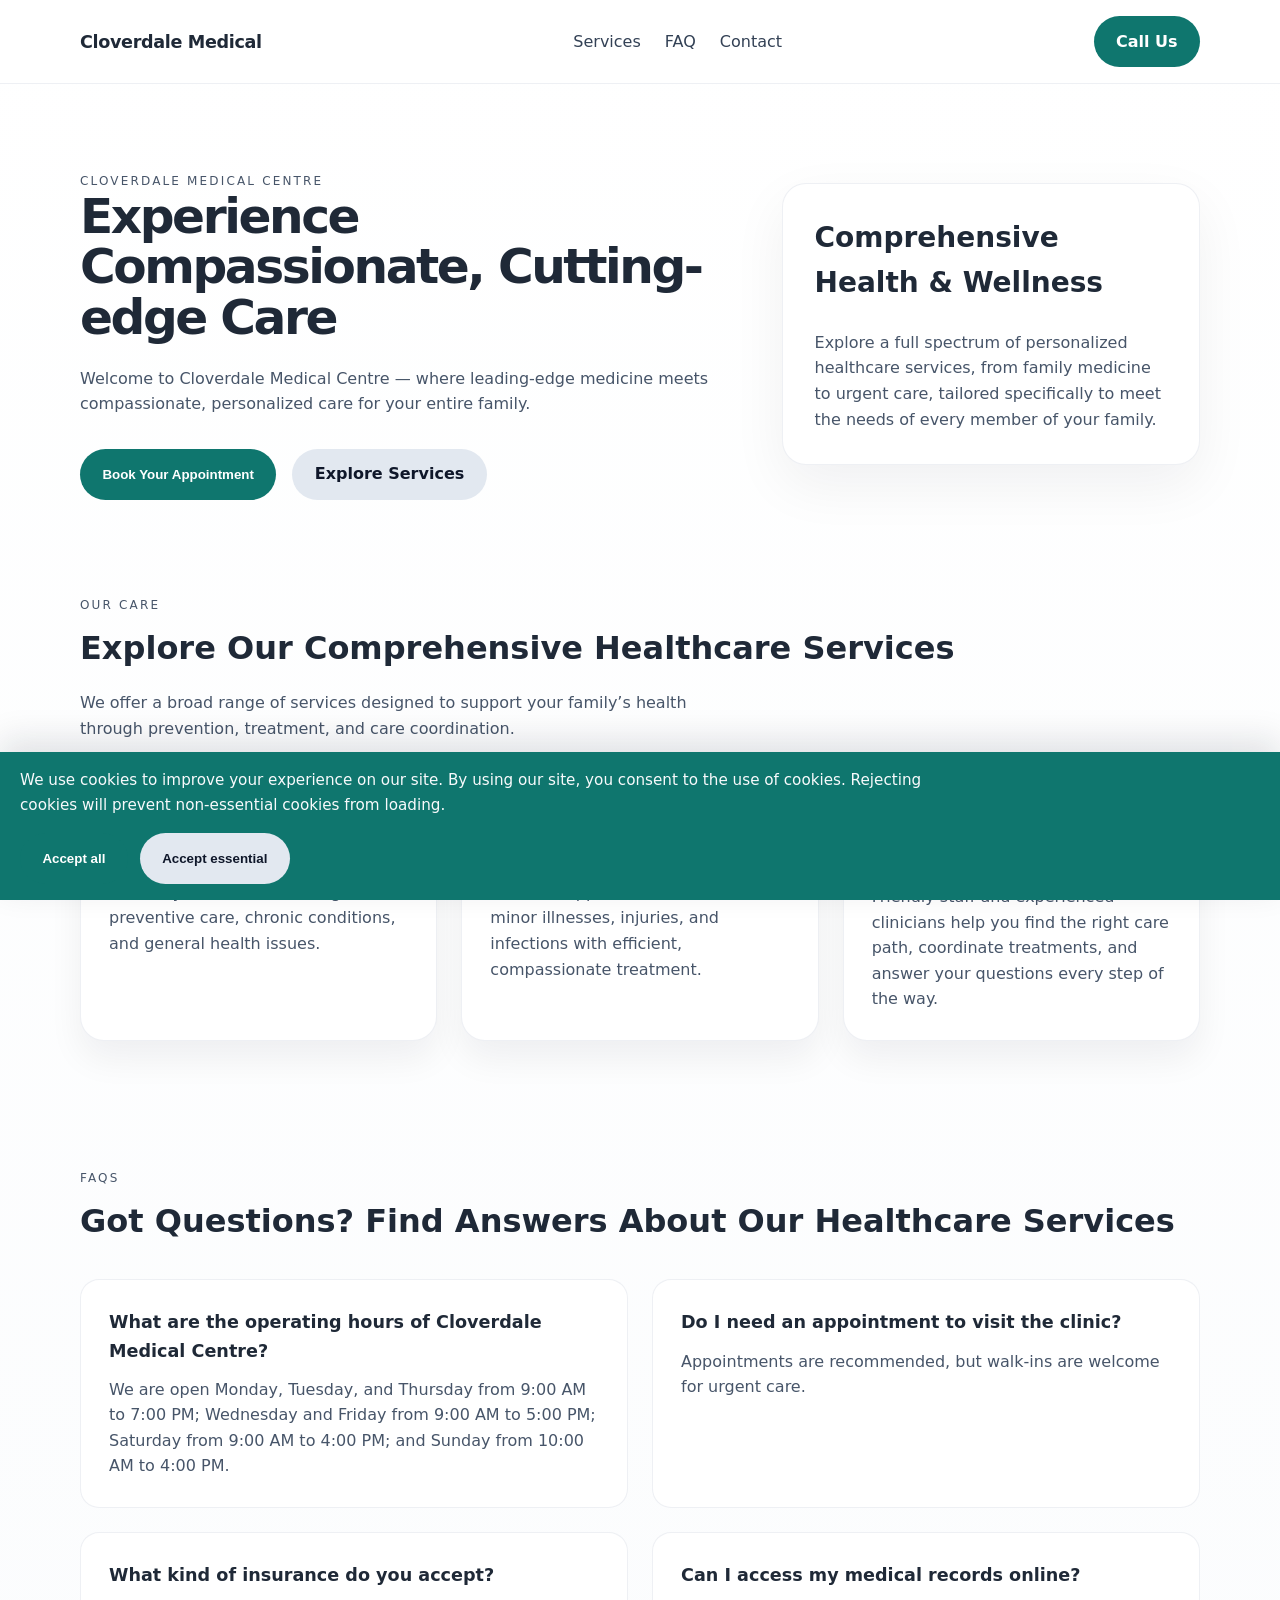
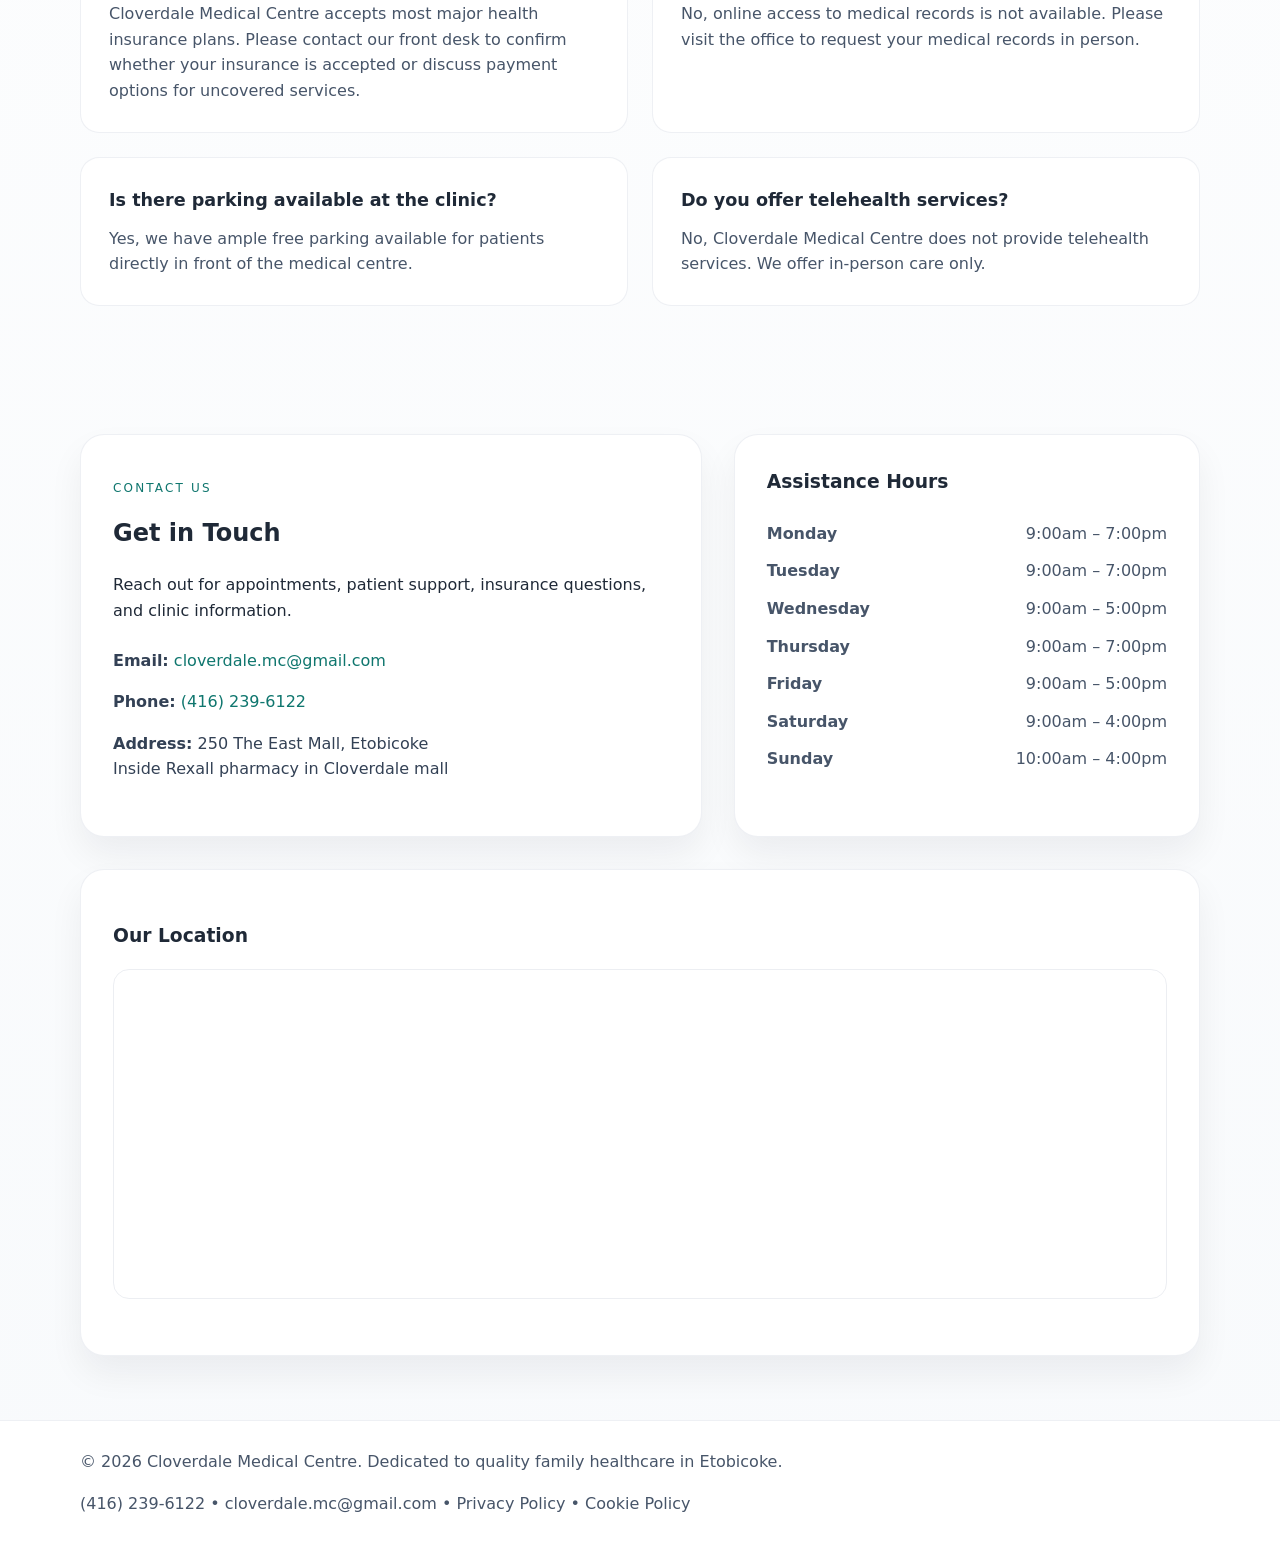
<file: index.html>
<!DOCTYPE html>
<html lang="en">
<head>
  <meta charset="UTF-8" />
  <meta name="viewport" content="width=device-width, initial-scale=1.0" />
  <title>Cloverdale Medical Centre</title>
  <meta name="description" content="Cloverdale Medical Centre delivers compassionate, personalized family healthcare with walk-in clinic services in Etobicoke." />
  <link rel="stylesheet" href="styles.css" />
</head>
<body>
  <header class="site-header">
    <div class="container header-inner">
      <a class="brand" href="#home">Cloverdale Medical</a>
      <nav class="site-nav" aria-label="Primary navigation">
        <a href="#services">Services</a>
        <a href="#faq">FAQ</a>
        <a href="#contact">Contact</a>
      </nav>
      <a class="button button-primary" href="tel:+14162396122">Call Us</a>
    </div>
  </header>

  <main>
    <section id="home" class="hero">
      <div class="container hero-content">
        <div>
          <p class="eyebrow">Cloverdale Medical Centre</p>
          <h1>Experience Compassionate, Cutting-edge Care</h1>
          <p>Welcome to Cloverdale Medical Centre — where leading-edge medicine meets compassionate, personalized care for your entire family.</p>
          <div class="hero-actions">
            <button class="button button-primary" id="book-appointment-button" type="button">Book Your Appointment</button>
            <a class="button button-secondary" href="#services">Explore Services</a>
          </div>
        </div>
        <div class="hero-panel">
          <div class="panel-card">
            <h2>Comprehensive Health & Wellness</h2>
            <p>Explore a full spectrum of personalized healthcare services, from family medicine to urgent care, tailored specifically to meet the needs of every member of your family.</p>
          </div>
        </div>
      </div>
    </section>

    <section id="services" class="section services-section">
      <div class="container">
        <div class="section-heading">
          <p class="eyebrow">Our Care</p>
          <h2>Explore Our Comprehensive Healthcare Services</h2>
          <p>We offer a broad range of services designed to support your family’s health through prevention, treatment, and care coordination.</p>
        </div>
        <div class="cards-grid">
          <article class="card">
            <h3>Family Medicine for All Ages</h3>
            <p>Comprehensive health services for all family members, focusing on preventive care, chronic conditions, and general health issues.</p>
          </article>
          <article class="card">
            <h3>Walk-In Clinic</h3>
            <p>Our Walk-In Clinic offers same-day care—no appointment needed—for minor illnesses, injuries, and infections with efficient, compassionate treatment.</p>
          </article>
          <article class="card">
            <h3>Personalized Patient Support</h3>
            <p>Friendly staff and experienced clinicians help you find the right care path, coordinate treatments, and answer your questions every step of the way.</p>
          </article>
        </div>
      </div>
    </section>

    <section id="faq" class="section faq-section">
      <div class="container">
        <div class="section-heading">
          <p class="eyebrow">FAQs</p>
          <h2>Got Questions? Find Answers About Our Healthcare Services</h2>
        </div>
        <div class="faq-grid">
          <div class="faq-item">
            <h3>What are the operating hours of Cloverdale Medical Centre?</h3>
            <p>We are open Monday, Tuesday, and Thursday from 9:00 AM to 7:00 PM; Wednesday and Friday from 9:00 AM to 5:00 PM; Saturday from 9:00 AM to 4:00 PM; and Sunday from 10:00 AM to 4:00 PM.</p>
          </div>
          <div class="faq-item">
            <h3>Do I need an appointment to visit the clinic?</h3>
            <p>Appointments are recommended, but walk-ins are welcome for urgent care.</p>
          </div>
          <div class="faq-item">
            <h3>What kind of insurance do you accept?</h3>
            <p>Cloverdale Medical Centre accepts most major health insurance plans. Please contact our front desk to confirm whether your insurance is accepted or discuss payment options for uncovered services.</p>
          </div>
          <div class="faq-item">
            <h3>Can I access my medical records online?</h3>
            <p>No, online access to medical records is not available. Please visit the office to request your medical records in person.</p>
          </div>
          <div class="faq-item">
            <h3>Is there parking available at the clinic?</h3>
            <p>Yes, we have ample free parking available for patients directly in front of the medical centre.</p>
          </div>
          <div class="faq-item">
            <h3>Do you offer telehealth services?</h3>
            <p>No, Cloverdale Medical Centre does not provide telehealth services. We offer in-person care only.</p>
          </div>
        </div>
      </div>
    </section>

    <section id="contact" class="section contact-section">
      <div class="container contact-inner">
        <div class="contact-card">
          <p class="eyebrow">Contact Us</p>
          <h2>Get in Touch</h2>
          <p>Reach out for appointments, patient support, insurance questions, and clinic information.</p>
          <ul class="contact-list">
            <li><strong>Email:</strong> <a href="mailto:cloverdale.mc@gmail.com">cloverdale.mc@gmail.com</a></li>
            <li><strong>Phone:</strong> <a href="tel:+14162396122">(416) 239-6122</a></li>
            <li><strong>Address:</strong> 250 The East Mall, Etobicoke<br><span class="muted">Inside Rexall pharmacy in Cloverdale mall</span></li>
          </ul>
        </div>
        <div class="hours-card">
          <h3>Assistance Hours</h3>
          <div class="hours-grid">
            <div><strong>Monday</strong><span>9:00am – 7:00pm</span></div>
            <div><strong>Tuesday</strong><span>9:00am – 7:00pm</span></div>
            <div><strong>Wednesday</strong><span>9:00am – 5:00pm</span></div>
            <div><strong>Thursday</strong><span>9:00am – 7:00pm</span></div>
            <div><strong>Friday</strong><span>9:00am – 5:00pm</span></div>
            <div><strong>Saturday</strong><span>9:00am – 4:00pm</span></div>
            <div><strong>Sunday</strong><span>10:00am – 4:00pm</span></div>
          </div>
        </div>
        <div class="map-card">
          <h3>Our Location</h3>
          <div class="map-embed">
            <iframe
              src="https://www.google.com/maps/embed?pb=!1m18!1m12!1m3!1d2882.532508712074!2d-79.5796319849957!3d43.62896497912319!2m3!1f0!2f0!3f0!3m2!1i1024!2i768!4f13.1!3m3!1m2!1s0x882b3c701af2f4fb%3A0x1bf7a3a4ac0ea78c!2s250%20The%20East%20Mall%2C%20Etobicoke%2C%20ON%20M9B%203Y8%2C%20Canada!5e0!3m2!1sen!2sus!4v1700000000000"
              width="100%"
              height="320"
              style="border:0;"
              allowfullscreen=""
              loading="lazy"
              referrerpolicy="no-referrer-when-downgrade">
            </iframe>
          </div>
        </div>
      </div>
    </section>
  </main>

  <div class="modal-overlay" id="appointment-modal" aria-hidden="true">
    <div class="modal-card" role="dialog" aria-modal="true" aria-labelledby="appointment-modal-title">
      <button class="modal-close" id="modal-close" aria-label="Close appointment details">×</button>
      <h2 id="appointment-modal-title">Call to book your appointment</h2>
      <p class="modal-lead">The fastest way to secure your appointment is to call us directly. Our reception team is ready to help.</p>
      <div class="booking-contact">
        <p class="call-now"><strong>Call now:</strong> <a href="tel:+14162396122">(416) 239-6122</a></p>
        <a class="button button-primary" href="tel:+14162396122">Call (416) 239-6122</a>
        <p>Can’t get through immediately? Please leave a voicemail and our team will return your call as soon as possible.</p>
        <p><strong>Operating hours:</strong></p>
        <ul>
          <li>Monday: 9:00am – 7:00pm</li>
          <li>Tuesday: 9:00am – 7:00pm</li>
          <li>Wednesday: 9:00am – 5:00pm</li>
          <li>Thursday: 9:00am – 7:00pm</li>
          <li>Friday: 9:00am – 5:00pm</li>
          <li>Saturday: 9:00am – 4:00pm</li>
          <li>Sunday: 10:00am – 4:00pm</li>
        </ul>
        <p>Once you call, our team will book your appointment directly.</p>
      </div>
    </div>
  </div>

  <div class="toast-notification" id="toast-notification" aria-live="polite" aria-atomic="true"></div>

  <div class="cookie-banner" id="cookie-banner" role="region" aria-label="Cookie consent banner">
    <div class="cookie-banner-copy">
      <p>We use cookies to improve your experience on our site. By using our site, you consent to the use of cookies. Rejecting cookies will prevent non-essential cookies from loading.</p>
    </div>
    <div class="cookie-banner-actions">
      <button class="button button-primary" id="accept-all">Accept all</button>
      <button class="button button-secondary" id="accept-essential">Accept essential</button>
    </div>
  </div>

  <script>
    (function() {
      var banner = document.getElementById('cookie-banner');
      var acceptAllBtn = document.getElementById('accept-all');
      var acceptEssentialBtn = document.getElementById('accept-essential');
      var storageKey = 'cloverdale_cookie_consent';

      function setConsent(value) {
        try {
          localStorage.setItem(storageKey, value);
        } catch (e) {
          console.warn('Cookie consent storage unavailable', e);
        }
      }

      function hideBanner() {
        if (banner) {
          banner.classList.add('cookie-banner-hidden');
        }
      }

      function getConsent() {
        try {
          return localStorage.getItem(storageKey);
        } catch (e) {
          return null;
        }
      }

      var currentConsent = getConsent();
      if (currentConsent === 'accepted' || currentConsent === 'essential') {
        hideBanner();
      }

      if (acceptAllBtn) {
        acceptAllBtn.addEventListener('click', function() {
          setConsent('accepted');
          hideBanner();
        });
      }

      var bookButton = document.getElementById('book-appointment-button');
      var modal = document.getElementById('appointment-modal');
      var modalClose = document.getElementById('modal-close');

      function openModal() {
        if (modal) {
          modal.classList.add('modal-open');
          modal.setAttribute('aria-hidden', 'false');
        }
      }

      function closeModal() {
        if (modal) {
          modal.classList.remove('modal-open');
          modal.setAttribute('aria-hidden', 'true');
        }
      }

      if (bookButton) {
        bookButton.addEventListener('click', function() {
          openModal();
        });
      }

      if (modalClose) {
        modalClose.addEventListener('click', function() {
          closeModal();
        });
      }

      if (modal) {
        modal.addEventListener('click', function(event) {
          if (event.target === modal) {
            closeModal();
          }
        });
      }

      if (acceptEssentialBtn) {
        acceptEssentialBtn.addEventListener('click', function() {
          setConsent('essential');
          hideBanner();
        });
      }
    })();
  </script>

  <footer class="site-footer">
    <div class="container footer-inner">
      <p>© 2026 Cloverdale Medical Centre. Dedicated to quality family healthcare in Etobicoke.</p>
      <p>
        <a href="tel:+14162396122">(416) 239-6122</a> •
        <a href="mailto:cloverdale.mc@gmail.com">cloverdale.mc@gmail.com</a> •
        <a href="privacy-policy.html">Privacy Policy</a> •
        <a href="cookie-policy.html">Cookie Policy</a>
      </p>
    </div>
  </footer>
</body>
</html>
</file>
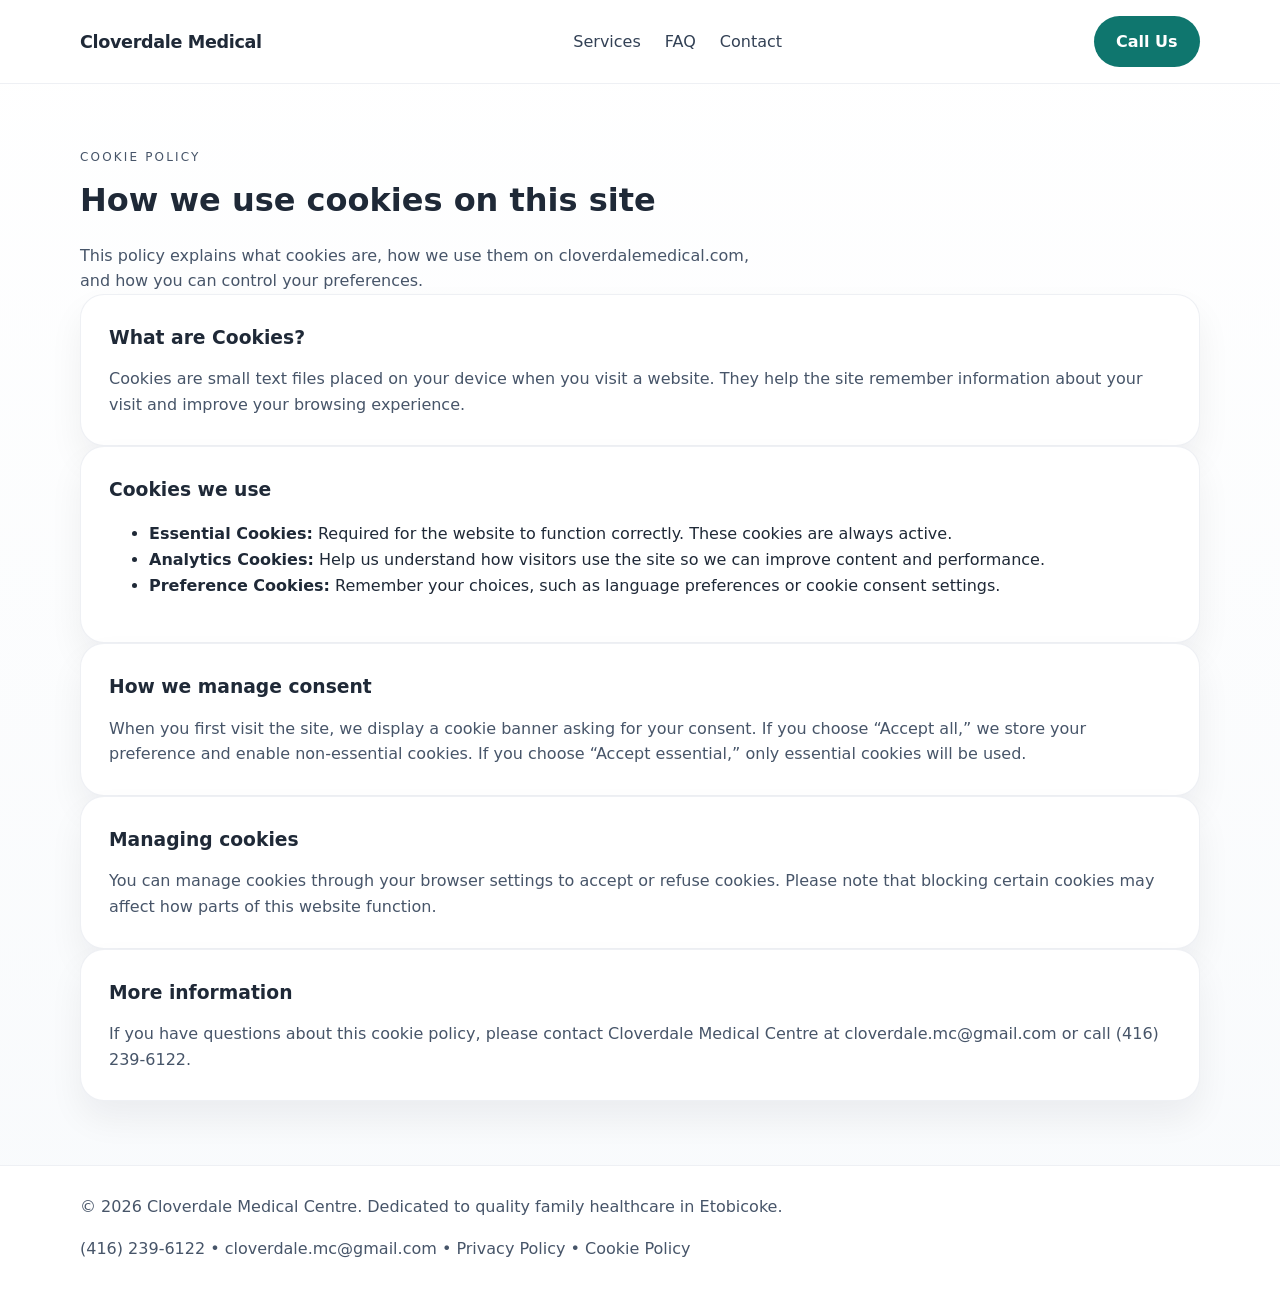
<file: cookie-policy.html>
<!DOCTYPE html>
<html lang="en">
<head>
  <meta charset="UTF-8" />
  <meta name="viewport" content="width=device-width, initial-scale=1.0" />
  <title>Cookie Policy | Cloverdale Medical Centre</title>
  <meta name="description" content="Cookie Policy for Cloverdale Medical Centre website, including information about cookies used and how consent is managed." />
  <link rel="stylesheet" href="styles.css" />
</head>
<body>
  <header class="site-header">
    <div class="container header-inner">
      <a class="brand" href="index.html">Cloverdale Medical</a>
      <nav class="site-nav" aria-label="Primary navigation">
        <a href="index.html#services">Services</a>
        <a href="index.html#faq">FAQ</a>
        <a href="index.html#contact">Contact</a>
      </nav>
      <a class="button button-primary" href="tel:+14162396122">Call Us</a>
    </div>
  </header>

  <main>
    <section class="section">
      <div class="container">
        <div class="section-heading">
          <p class="eyebrow">Cookie Policy</p>
          <h2>How we use cookies on this site</h2>
          <p>This policy explains what cookies are, how we use them on cloverdalemedical.com, and how you can control your preferences.</p>
        </div>

        <article class="card">
          <h3>What are Cookies?</h3>
          <p>Cookies are small text files placed on your device when you visit a website. They help the site remember information about your visit and improve your browsing experience.</p>
        </article>

        <article class="card">
          <h3>Cookies we use</h3>
          <ul>
            <li><strong>Essential Cookies:</strong> Required for the website to function correctly. These cookies are always active.</li>
            <li><strong>Analytics Cookies:</strong> Help us understand how visitors use the site so we can improve content and performance.</li>
            <li><strong>Preference Cookies:</strong> Remember your choices, such as language preferences or cookie consent settings.</li>
          </ul>
        </article>

        <article class="card">
          <h3>How we manage consent</h3>
          <p>When you first visit the site, we display a cookie banner asking for your consent. If you choose “Accept all,” we store your preference and enable non-essential cookies. If you choose “Accept essential,” only essential cookies will be used.</p>
        </article>

        <article class="card">
          <h3>Managing cookies</h3>
          <p>You can manage cookies through your browser settings to accept or refuse cookies. Please note that blocking certain cookies may affect how parts of this website function.</p>
        </article>

        <article class="card">
          <h3>More information</h3>
          <p>If you have questions about this cookie policy, please contact Cloverdale Medical Centre at <a href="mailto:cloverdale.mc@gmail.com">cloverdale.mc@gmail.com</a> or call <a href="tel:+14162396122">(416) 239-6122</a>.</p>
        </article>
      </div>
    </section>
  </main>

  <footer class="site-footer">
    <div class="container footer-inner">
      <p>© 2026 Cloverdale Medical Centre. Dedicated to quality family healthcare in Etobicoke.</p>
      <p>
        <a href="tel:+14162396122">(416) 239-6122</a> •
        <a href="mailto:cloverdale.mc@gmail.com">cloverdale.mc@gmail.com</a> •
        <a href="https://cloverdalemedical.com/privacy-policy" target="_blank" rel="noopener">Privacy Policy</a> •
        <a href="cookie-policy.html">Cookie Policy</a>
      </p>
    </div>
  </footer>
</body>
</html>
</file>
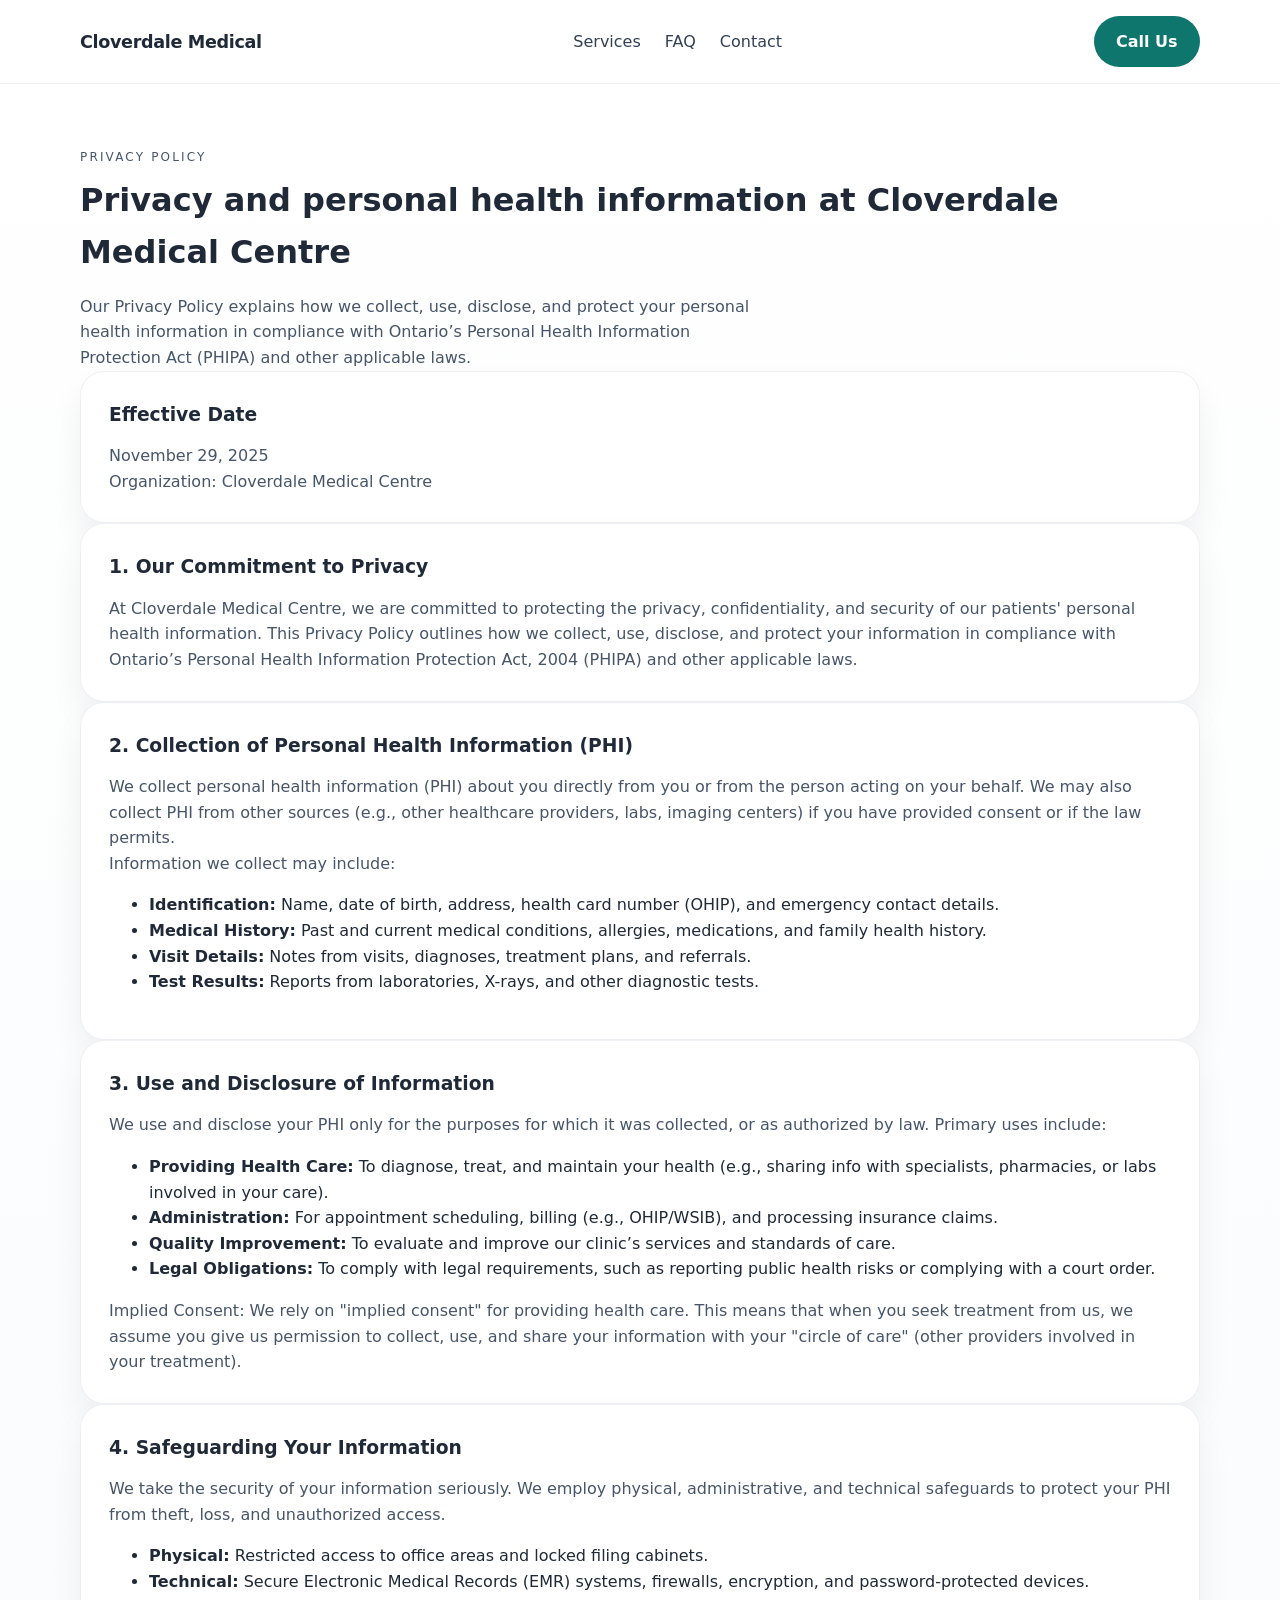
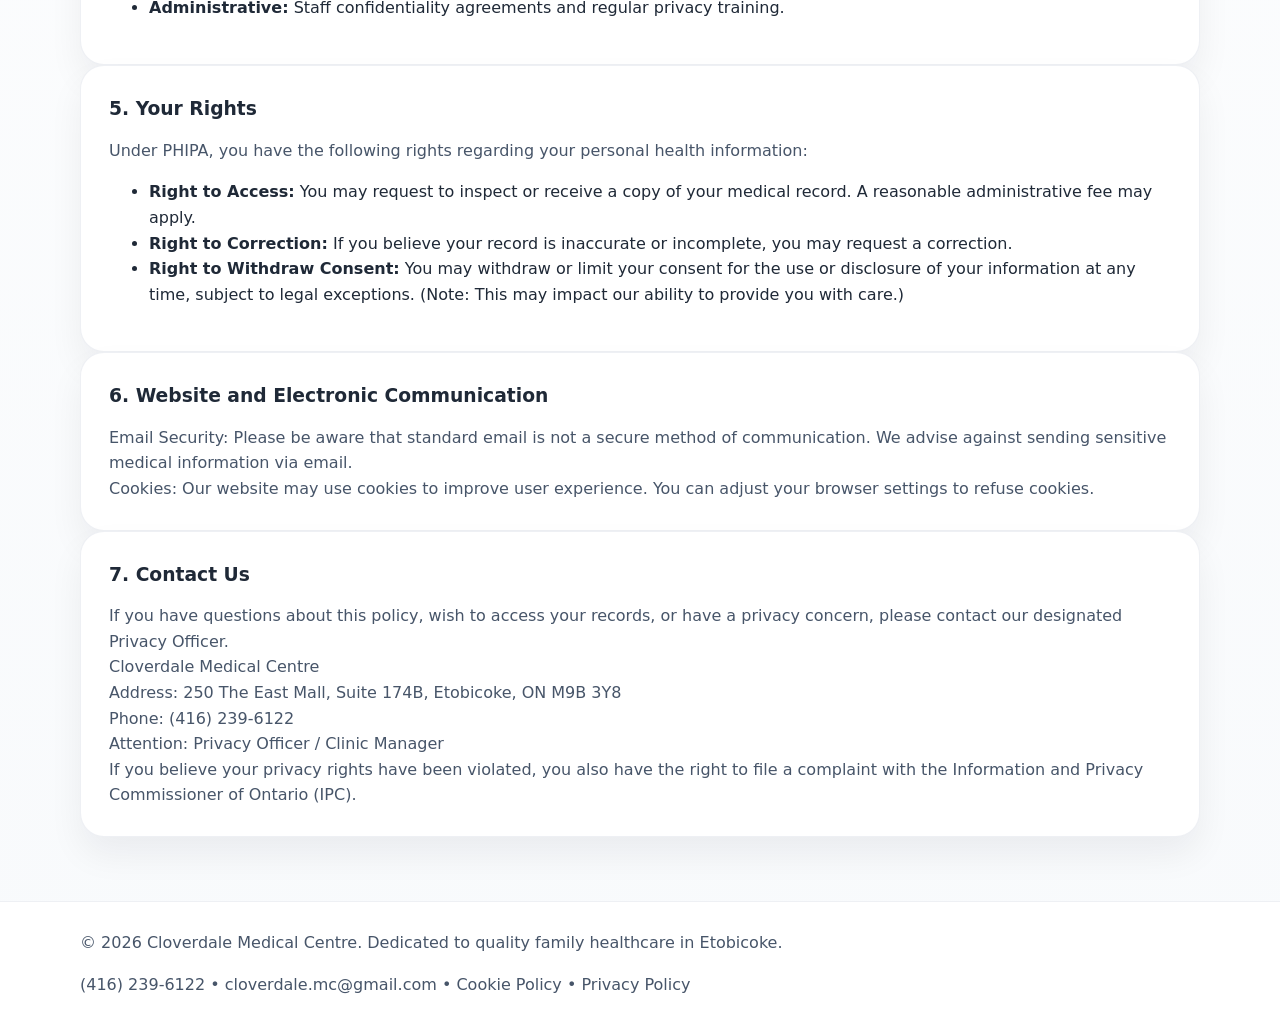
<file: privacy-policy.html>
<!DOCTYPE html>
<html lang="en">
<head>
  <meta charset="UTF-8" />
  <meta name="viewport" content="width=device-width, initial-scale=1.0" />
  <title>Privacy Policy | Cloverdale Medical Centre</title>
  <meta name="description" content="Privacy Policy for Cloverdale Medical Centre, including how personal health information is collected, used, and protected." />
  <link rel="stylesheet" href="styles.css" />
</head>
<body>
  <header class="site-header">
    <div class="container header-inner">
      <a class="brand" href="index.html">Cloverdale Medical</a>
      <nav class="site-nav" aria-label="Primary navigation">
        <a href="index.html#services">Services</a>
        <a href="index.html#faq">FAQ</a>
        <a href="index.html#contact">Contact</a>
      </nav>
      <a class="button button-primary" href="tel:+14162396122">Call Us</a>
    </div>
  </header>

  <main>
    <section class="section">
      <div class="container">
        <div class="section-heading">
          <p class="eyebrow">Privacy Policy</p>
          <h2>Privacy and personal health information at Cloverdale Medical Centre</h2>
          <p>Our Privacy Policy explains how we collect, use, disclose, and protect your personal health information in compliance with Ontario’s Personal Health Information Protection Act (PHIPA) and other applicable laws.</p>
        </div>

        <article class="card">
          <h3>Effective Date</h3>
          <p>November 29, 2025</p>
          <p>Organization: Cloverdale Medical Centre</p>
        </article>

        <article class="card">
          <h3>1. Our Commitment to Privacy</h3>
          <p>At Cloverdale Medical Centre, we are committed to protecting the privacy, confidentiality, and security of our patients' personal health information. This Privacy Policy outlines how we collect, use, disclose, and protect your information in compliance with Ontario’s Personal Health Information Protection Act, 2004 (PHIPA) and other applicable laws.</p>
        </article>

        <article class="card">
          <h3>2. Collection of Personal Health Information (PHI)</h3>
          <p>We collect personal health information (PHI) about you directly from you or from the person acting on your behalf. We may also collect PHI from other sources (e.g., other healthcare providers, labs, imaging centers) if you have provided consent or if the law permits.</p>
          <p>Information we collect may include:</p>
          <ul>
            <li><strong>Identification:</strong> Name, date of birth, address, health card number (OHIP), and emergency contact details.</li>
            <li><strong>Medical History:</strong> Past and current medical conditions, allergies, medications, and family health history.</li>
            <li><strong>Visit Details:</strong> Notes from visits, diagnoses, treatment plans, and referrals.</li>
            <li><strong>Test Results:</strong> Reports from laboratories, X-rays, and other diagnostic tests.</li>
          </ul>
        </article>

        <article class="card">
          <h3>3. Use and Disclosure of Information</h3>
          <p>We use and disclose your PHI only for the purposes for which it was collected, or as authorized by law. Primary uses include:</p>
          <ul>
            <li><strong>Providing Health Care:</strong> To diagnose, treat, and maintain your health (e.g., sharing info with specialists, pharmacies, or labs involved in your care).</li>
            <li><strong>Administration:</strong> For appointment scheduling, billing (e.g., OHIP/WSIB), and processing insurance claims.</li>
            <li><strong>Quality Improvement:</strong> To evaluate and improve our clinic’s services and standards of care.</li>
            <li><strong>Legal Obligations:</strong> To comply with legal requirements, such as reporting public health risks or complying with a court order.</li>
          </ul>
          <p>Implied Consent: We rely on &quot;implied consent&quot; for providing health care. This means that when you seek treatment from us, we assume you give us permission to collect, use, and share your information with your &quot;circle of care&quot; (other providers involved in your treatment).</p>
        </article>

        <article class="card">
          <h3>4. Safeguarding Your Information</h3>
          <p>We take the security of your information seriously. We employ physical, administrative, and technical safeguards to protect your PHI from theft, loss, and unauthorized access.</p>
          <ul>
            <li><strong>Physical:</strong> Restricted access to office areas and locked filing cabinets.</li>
            <li><strong>Technical:</strong> Secure Electronic Medical Records (EMR) systems, firewalls, encryption, and password-protected devices.</li>
            <li><strong>Administrative:</strong> Staff confidentiality agreements and regular privacy training.</li>
          </ul>
        </article>

        <article class="card">
          <h3>5. Your Rights</h3>
          <p>Under PHIPA, you have the following rights regarding your personal health information:</p>
          <ul>
            <li><strong>Right to Access:</strong> You may request to inspect or receive a copy of your medical record. A reasonable administrative fee may apply.</li>
            <li><strong>Right to Correction:</strong> If you believe your record is inaccurate or incomplete, you may request a correction.</li>
            <li><strong>Right to Withdraw Consent:</strong> You may withdraw or limit your consent for the use or disclosure of your information at any time, subject to legal exceptions. (Note: This may impact our ability to provide you with care.)</li>
          </ul>
        </article>

        <article class="card">
          <h3>6. Website and Electronic Communication</h3>
          <p>Email Security: Please be aware that standard email is not a secure method of communication. We advise against sending sensitive medical information via email.</p>
          <p>Cookies: Our website may use cookies to improve user experience. You can adjust your browser settings to refuse cookies.</p>
        </article>

        <article class="card">
          <h3>7. Contact Us</h3>
          <p>If you have questions about this policy, wish to access your records, or have a privacy concern, please contact our designated Privacy Officer.</p>
          <p>Cloverdale Medical Centre<br />Address: 250 The East Mall, Suite 174B, Etobicoke, ON M9B 3Y8<br />Phone: (416) 239-6122<br />Attention: Privacy Officer / Clinic Manager</p>
          <p>If you believe your privacy rights have been violated, you also have the right to file a complaint with the Information and Privacy Commissioner of Ontario (IPC).</p>
        </article>
      </div>
    </section>
  </main>

  <footer class="site-footer">
    <div class="container footer-inner">
      <p>© 2026 Cloverdale Medical Centre. Dedicated to quality family healthcare in Etobicoke.</p>
      <p>
        <a href="tel:+14162396122">(416) 239-6122</a> •
        <a href="mailto:cloverdale.mc@gmail.com">cloverdale.mc@gmail.com</a> •
        <a href="cookie-policy.html">Cookie Policy</a> •
        <a href="privacy-policy.html">Privacy Policy</a>
      </p>
    </div>
  </footer>
</body>
</html>
</file>
<file: styles.css>
:root {
  color-scheme: light;
  font-family: Inter, system-ui, -apple-system, BlinkMacSystemFont, "Segoe UI", sans-serif;
  color: #1f2937;
  background: #f8fafc;
  line-height: 1.6;
}

* {
  box-sizing: border-box;
}

html {
  scroll-behavior: smooth;
}

body {
  margin: 0;
  min-height: 100vh;
  background: linear-gradient(180deg, #ffffff 0%, #f8fafc 100%);
}

img {
  max-width: 100%;
  display: block;
}

a {
  color: inherit;
  text-decoration: none;
}

.container {
  width: min(1120px, calc(100% - 2rem));
  margin: 0 auto;
}

.site-header {
  position: sticky;
  top: 0;
  z-index: 10;
  background: rgba(255, 255, 255, 0.94);
  backdrop-filter: blur(16px);
  border-bottom: 1px solid rgba(148, 163, 184, 0.16);
}

.header-inner {
  display: flex;
  align-items: center;
  justify-content: space-between;
  gap: 1rem;
  padding: 1rem 0;
}

.brand {
  font-size: 1.1rem;
  font-weight: 700;
  letter-spacing: -0.02em;
}

.site-nav {
  display: flex;
  gap: 1.5rem;
  flex-wrap: wrap;
}

.site-nav a {
  color: #334155;
  font-weight: 500;
}

.button {
  display: inline-flex;
  align-items: center;
  justify-content: center;
  line-height: 1;
  min-height: 3.2rem;
  border-radius: 999px;
  padding: 0.9rem 1.4rem;
  font-weight: 600;
  border: none;
  background-clip: padding-box;
  transition: transform 0.2s ease, box-shadow 0.2s ease, background-color 0.2s ease;
  cursor: pointer;
}

.button:hover {
  transform: translateY(-1px);
}

.button-primary {
  background: #0f766e;
  color: white;
}

.button-secondary {
  background: #e2e8f0;
  color: #0f172a;
}

.hero {
  padding: 4rem 0 2rem;
}

.hero-content {
  display: grid;
  grid-template-columns: minmax(0, 1.6fr) minmax(280px, 1fr);
  gap: 2rem;
  align-items: center;
}

.eyebrow {
  text-transform: uppercase;
  letter-spacing: 0.18em;
  font-size: 0.75rem;
  color: #0f766e;
  margin-bottom: 1rem;
}

.hero h1 {
  font-size: clamp(2.5rem, 3.8vw, 4.25rem);
  line-height: 1.03;
  margin: 0;
  letter-spacing: -0.05em;
}

.hero p {
  max-width: 44rem;
  margin: 1.5rem 0 0;
  color: #475569;
}

.hero-actions {
  display: flex;
  flex-wrap: wrap;
  gap: 1rem;
  margin-top: 2rem;
}

.hero-panel {
  display: flex;
  justify-content: center;
}

.panel-card {
  background: white;
  border: 1px solid rgba(148, 163, 184, 0.16);
  box-shadow: 0 20px 55px rgba(15, 23, 42, 0.06);
  border-radius: 1.5rem;
  padding: 2rem;
}

.panel-card h2 {
  margin: 0 0 1rem;
  font-size: 1.75rem;
}

.section {
  padding: 4rem 0;
}

.section-heading h2 {
  margin: 0.5rem 0 1rem;
  font-size: clamp(2rem, 2.5vw, 2.75rem);
}

.section-heading p {
  margin: 0;
  max-width: 42rem;
  color: #475569;
}

.cards-grid,
.faq-grid,
.hours-grid {
  display: grid;
  gap: 1.5rem;
}

.cards-grid {
  grid-template-columns: repeat(3, minmax(0, 1fr));
  margin-top: 2.5rem;
}

.card {
  background: white;
  border: 1px solid rgba(148, 163, 184, 0.16);
  border-radius: 1.5rem;
  padding: 1.75rem;
  box-shadow: 0 18px 35px rgba(15, 23, 42, 0.06);
}

.card h3 {
  margin-top: 0;
  margin-bottom: 0.85rem;
}

.card p {
  margin: 0;
  color: #475569;
}

.faq-grid {
  grid-template-columns: repeat(2, minmax(0, 1fr));
  margin-top: 2rem;
}

.faq-item {
  background: white;
  border: 1px solid rgba(148, 163, 184, 0.16);
  border-radius: 1.2rem;
  padding: 1.75rem;
}

.faq-item h3 {
  margin: 0 0 0.75rem;
  font-size: 1.1rem;
}

.faq-item p {
  margin: 0;
  color: #475569;
}

.contact-inner {
  display: grid;
  grid-template-columns: 1.2fr 0.9fr;
  grid-template-areas:
    "contact hours"
    "map map";
  gap: 2rem;
}

.contact-card {
  grid-area: contact;
}

.hours-card {
  grid-area: hours;
}

.map-card {
  grid-area: map;
  background: white;
  border: 1px solid rgba(148, 163, 184, 0.16);
  border-radius: 1.5rem;
  padding: 2rem;
  box-shadow: 0 18px 35px rgba(15, 23, 42, 0.06);
}

.contact-card,
.hours-card {
  background: white;
  border: 1px solid rgba(148, 163, 184, 0.16);
  border-radius: 1.5rem;
  padding: 2rem;
  box-shadow: 0 18px 35px rgba(15, 23, 42, 0.06);
}

.contact-card h2,
.hours-card h3 {
  margin-top: 0;
}

.contact-list {
  list-style: none;
  padding: 0;
  margin: 1.5rem 0 0;
  display: grid;
  gap: 1rem;
}

.contact-list li {
  color: #334155;
}

.contact-list a {
  color: #0f766e;
}

.hours-grid {
  grid-template-columns: 1fr;
  gap: 0.75rem;
  margin: 1.5rem 0 2rem;
}

.hours-grid div {
  display: flex;
  justify-content: space-between;
  gap: 1rem;
  color: #475569;
}

.map-embed {
  border-radius: 1rem;
  overflow: hidden;
  border: 1px solid rgba(148, 163, 184, 0.18);
  box-shadow: inset 0 1px 0 rgba(255, 255, 255, 0.5);
  margin-bottom: 1.5rem;
}

.map-embed iframe {
  width: 100%;
  min-height: 260px;
  aspect-ratio: 16 / 9;
}

.site-footer {
  border-top: 1px solid rgba(148, 163, 184, 0.16);
  background: white;
  color: #475569;
}

.footer-inner {
  display: flex;
  justify-content: space-between;
  align-items: center;
  gap: 1rem;
  padding: 1.75rem 0;
  flex-wrap: wrap;
}

.footer-inner p {
  margin: 0;
}

.cookie-banner {
  position: fixed;
  left: 0;
  right: 0;
  bottom: 0;
  z-index: 1000;
  display: flex;
  align-items: center;
  justify-content: space-between;
  flex-wrap: wrap;
  gap: 1rem;
  padding: 1rem 1.25rem;
  background: #0f766e;
  color: #ffffff;
  box-shadow: 0 -12px 32px rgba(15, 23, 42, 0.12);
}

.cookie-banner-copy p {
  margin: 0;
  color: #f8fafc;
  max-width: 60rem;
  font-size: 0.95rem;
  line-height: 1.6;
}

.cookie-banner-actions {
  display: flex;
  gap: 0.75rem;
  flex-wrap: wrap;
}

.cookie-banner-hidden {
  transform: translateY(120%);
  opacity: 0;
  pointer-events: none;
  transition: transform 0.3s ease, opacity 0.3s ease;
}

.cookie-banner,
.footer-inner {
  backface-visibility: hidden;
}

@media (max-width: 900px) {
  .hero-content,
  .contact-inner,
  .cards-grid,
  .faq-grid {
    grid-template-columns: 1fr;
  }

  .contact-inner {
    grid-template-areas:
      "contact"
      "hours"
      "map";
  }

  .contact-card {
    grid-area: contact;
  }

  .hours-card {
    grid-area: hours;
  }

  .map-card {
    grid-area: map;
  }

  .header-inner {
    flex-direction: column;
    align-items: flex-start;
  }

  .site-nav {
    width: 100%;
    justify-content: flex-start;
  }

  .modal-card {
    width: 100%;
    padding: 1.75rem;
    max-height: 90vh;
  }
}

@media (max-width: 640px) {
  .site-nav {
    gap: 1rem;
  }

  .section {
    padding: 3rem 0;
  }

  .hero {
    padding-top: 3rem;
  }

  .button {
    width: 100%;
  }

  .hero-actions {
    flex-direction: column;
  }

  .modal-overlay {
    align-items: flex-end;
    justify-content: center;
    padding: 0.5rem 0 0;
  }

  .modal-card {
    width: min(100%, 100%);
    padding: 1.25rem;
    border-radius: 1.25rem 1.25rem 0 0;
    margin: 0;
    max-height: 95vh;
  }

  .modal-close {
    top: 0.75rem;
    right: 0.75rem;
  }

  .booking-contact {
    gap: 0.85rem;
  }

  .booking-contact .button-primary {
    width: 100%;
  }

  .booking-contact ul {
    padding-left: 1rem;
  }
}

.toast-notification {
  position: fixed;
  bottom: 1.5rem;
  left: 50%;
  transform: translateX(-50%) translateY(20px);
  background: rgba(15, 23, 42, 0.95);
  color: white;
  padding: 0.95rem 1.25rem;
  border-radius: 999px;
  box-shadow: 0 20px 40px rgba(15, 23, 42, 0.25);
  opacity: 0;
  pointer-events: none;
  transition: opacity 0.25s ease, transform 0.25s ease;
  z-index: 1001;
  max-width: min(92vw, 420px);
  text-align: center;
}

.toast-notification.toast-show {
  opacity: 1;
  transform: translateX(-50%) translateY(0);
}

.modal-overlay {
  position: fixed;
  inset: 0;
  background: rgba(15, 23, 42, 0.6);
  display: none;
  align-items: center;
  justify-content: center;
  padding: 1.5rem;
  z-index: 50;
}

.modal-overlay.modal-open {
  display: flex;
}

.modal-card {
  width: min(560px, 100%);
  background: white;
  border-radius: 1.5rem;
  padding: 2rem;
  box-shadow: 0 25px 60px rgba(15, 23, 42, 0.18);
  position: relative;
  max-height: min(90vh, 720px);
  overflow-y: auto;
}

.modal-card h2 {
  margin-top: 0;
}

.modal-lead {
  margin: 0.75rem 0 1.25rem;
  color: #475569;
  line-height: 1.75;
}

.booking-contact {
  display: grid;
  gap: 1rem;
  margin-top: 1rem;
}

.booking-contact p,
.booking-contact ul {
  margin: 0;
}

.booking-contact ul {
  padding-left: 1.35rem;
  color: #475569;
}

.booking-contact li {
  margin-bottom: 0.5rem;
}

.button-primary,
.button-secondary {
  min-width: 0;
}

.modal-card::-webkit-scrollbar {
  width: 10px;
}

.modal-card::-webkit-scrollbar-thumb {
  background: rgba(15, 23, 42, 0.15);
  border-radius: 999px;
}

.modal-close {
  position: absolute;
  top: 1rem;
  right: 1rem;
  width: 2.5rem;
  height: 2.5rem;
  border: none;
  border-radius: 50%;
  background: #e2e8f0;
  color: #0f172a;
  font-size: 1.25rem;
  line-height: 1;
  cursor: pointer;
}

.modal-card h2 {
  margin-top: 0;
}

#appointment-form {
  display: grid;
  gap: 0.35rem;
  margin-top: 0.5rem;
}

#appointment-form label {
  font-weight: 600;
  color: #0f172a;
}

#appointment-form input {
  width: 100%;
  padding: 1rem 1rem;
  border: 1px solid rgba(148, 163, 184, 0.5);
  border-radius: 0.9rem;
  font-size: 1rem;
  color: #0f172a;
}

#appointment-form input.invalid {
  border-color: #dc2626;
  background: #fef2f2;
}

.field-error {
  display: block;
  margin-top: 0.35rem;
  font-size: 0.9rem;
  color: #dc2626;
}

.field-error:empty {
  display: none;
}

.checkbox-row {
  display: flex;
  align-items: flex-start;
  gap: 0.75rem;
  margin: 0.85rem 0 0.85rem;
}

.checkbox-row input[type="checkbox"] {
  flex: 0 0 20px;
  width: 20px;
  height: 20px;
  margin: 0.15rem 0 0;
}

.checkbox-row label {
  flex: 1;
  margin: 0;
  font-weight: normal;
  color: #475569;
}
</file>
